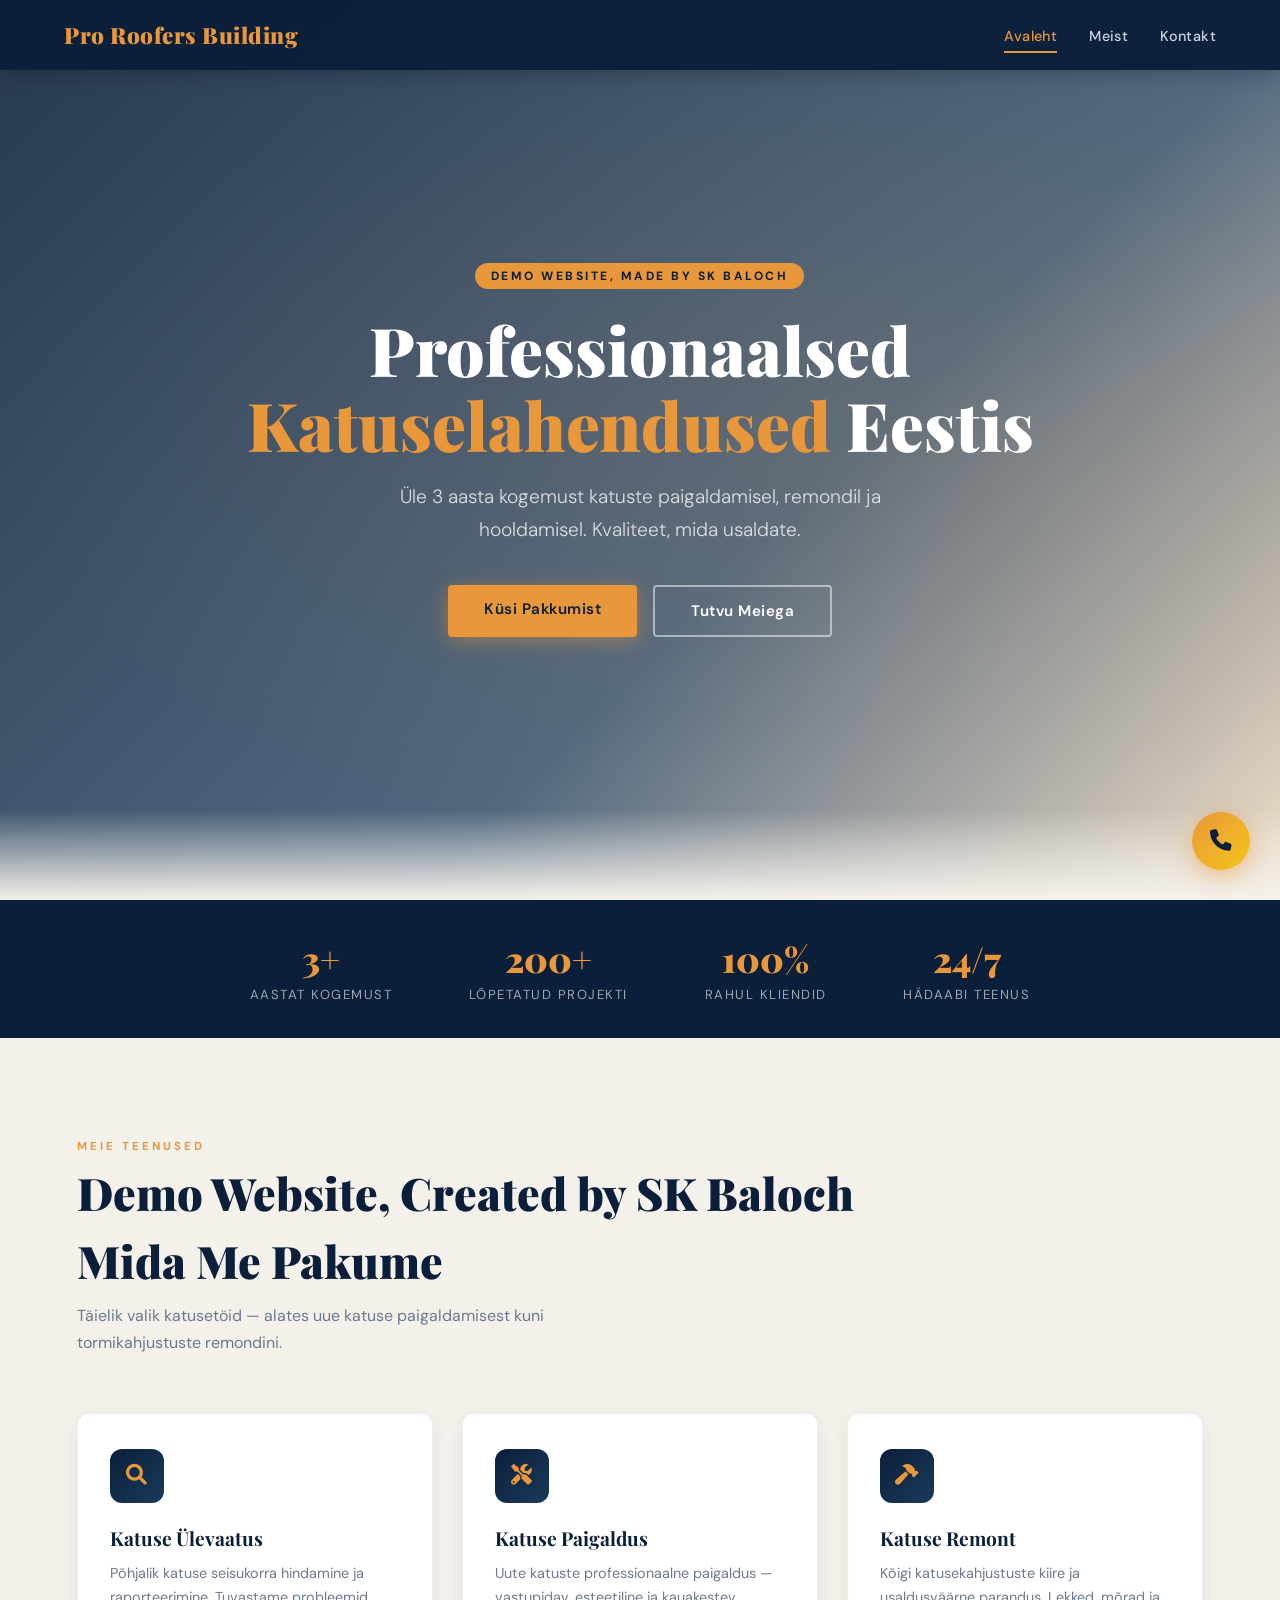
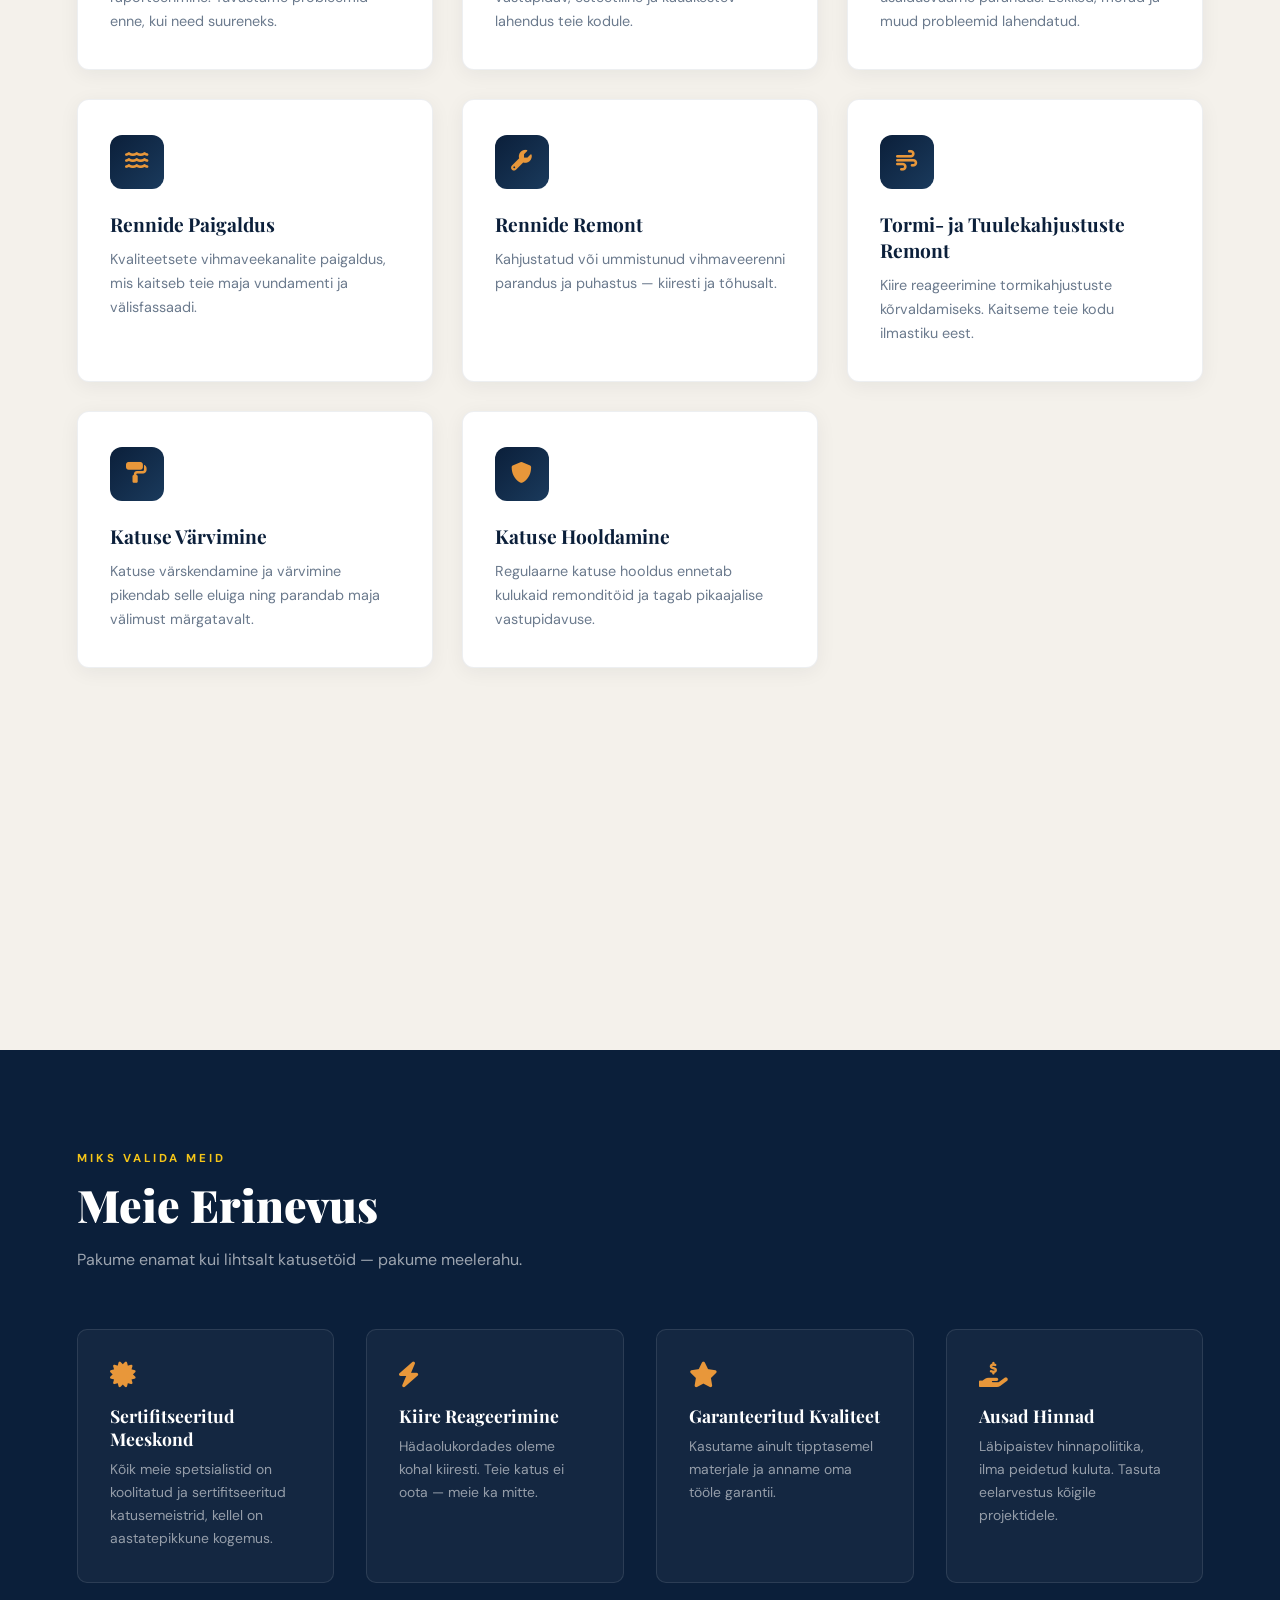
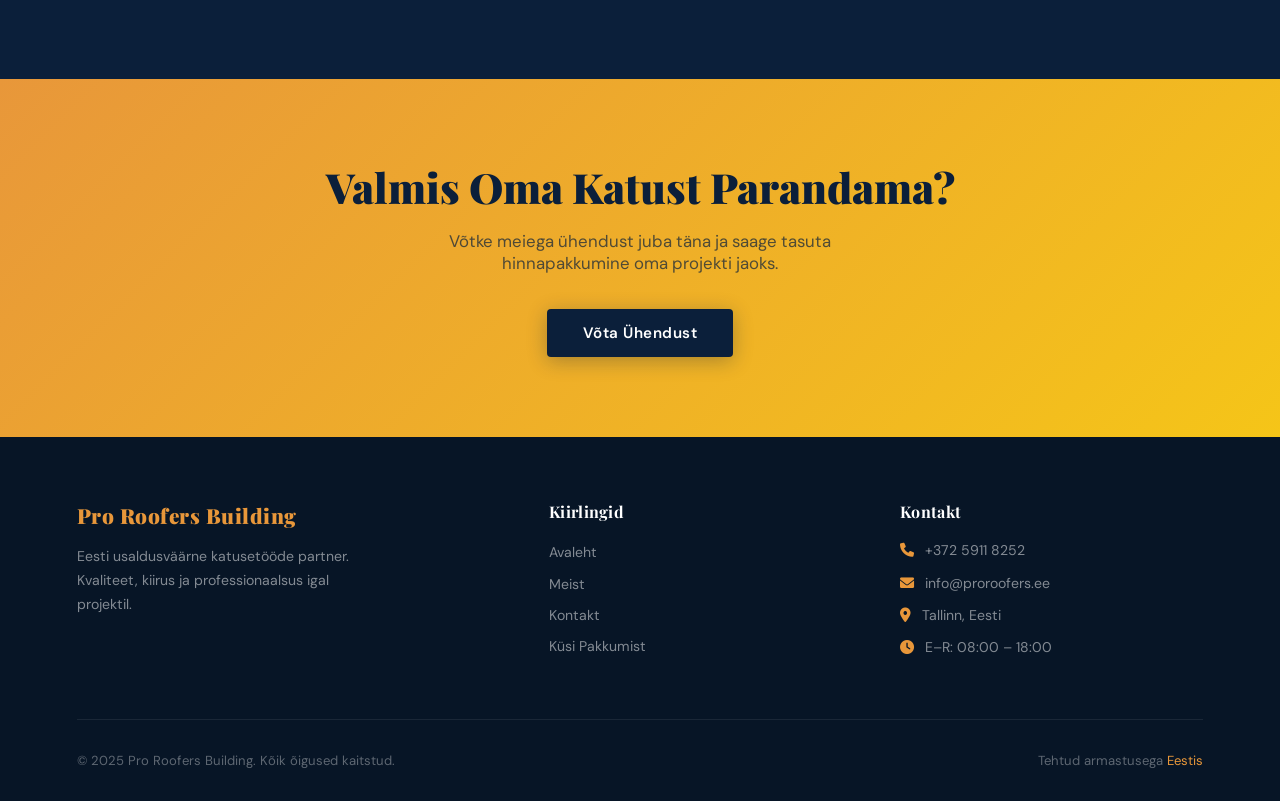
<file: index.html>
<!DOCTYPE html>
<html lang="et">
<head>
    <meta charset="UTF-8">
    <meta name="viewport" content="width=device-width, initial-scale=1.0">
    <title>Pro Roofers Building | Avaleht</title>
    <link rel="icon" type="image/x-icon" href="Untitled design (1).png">
    <link rel="stylesheet" href="https://cdnjs.cloudflare.com/ajax/libs/font-awesome/6.0.0/css/all.min.css">
    <link href="https://fonts.googleapis.com/css2?family=Playfair+Display:wght@700;900&family=DM+Sans:wght@300;400;500;600&display=swap" rel="stylesheet">
    <style>
        *, *::before, *::after { margin: 0; padding: 0; box-sizing: border-box; }

        :root {
            --navy:    #0B1F3A;
            --steel:   #1A3A5C;
            --amber:   #E8973A;
            --gold:    #F5C518;
            --offwhite:#F4F1EB;
            --light:   #FFFFFF;
            --text:    #2C2C2C;
            --muted:   #6B7A8D;
            --shadow:  0 8px 40px rgba(11,31,58,0.18);
        }

        html { scroll-behavior: smooth; }

        body {
            font-family: 'DM Sans', sans-serif;
            background: var(--offwhite);
            color: var(--text);
            overflow-x: hidden;
        }

        /* ── NAV ── */
        nav {
            position: fixed; top: 0; width: 100%; z-index: 1000;
            display: flex; align-items: center; justify-content: space-between;
            padding: 0 5%;
            height: 70px;
            background: rgba(11,31,58,0.96);
            backdrop-filter: blur(12px);
            box-shadow: 0 2px 20px rgba(0,0,0,0.25);
            animation: slideDown 0.7s cubic-bezier(.22,1,.36,1) both;
        }

        @keyframes slideDown {
            from { transform: translateY(-100%); opacity: 0; }
            to   { transform: translateY(0);     opacity: 1; }
        }

        .logo {
            font-family: 'Playfair Display', serif;
            font-size: 1.4rem;
            font-weight: 900;
            color: var(--amber);
            letter-spacing: 0.5px;
        }

        nav ul { list-style: none; display: flex; gap: 2rem; }

        nav ul li a {
            color: #CBD5E1;
            text-decoration: none;
            font-size: 0.9rem;
            font-weight: 500;
            letter-spacing: 0.4px;
            padding: 6px 0;
            border-bottom: 2px solid transparent;
            transition: color 0.3s, border-color 0.3s;
        }

        nav ul li a:hover,
        nav ul li a.active {
            color: var(--amber);
            border-bottom-color: var(--amber);
        }

        /* ── HERO ── */
        .hero {
            min-height: 100vh;
            background:
                linear-gradient(135deg, rgba(11,31,58,0.88) 0%, rgba(26,58,92,0.75) 60%, rgba(232,151,58,0.18) 100%),
                url('https://images.unsplash.com/photo-1558618666-fcd25c85cd64?w=1600&q=80') center/cover no-repeat;
            display: flex; align-items: center; justify-content: center;
            text-align: center;
            padding: 0 6%;
            position: relative;
            overflow: hidden;
        }

        .hero::before {
            content: '';
            position: absolute; inset: 0;
            background: radial-gradient(ellipse at 70% 50%, rgba(232,151,58,0.12) 0%, transparent 70%);
        }

        .hero::after {
            content: '';
            position: absolute; bottom: 0; left: 0; right: 0;
            height: 90px;
            background: linear-gradient(to top, var(--offwhite), transparent);
        }

        .hero-content {
            position: relative; z-index: 2;
            animation: heroReveal 1.1s cubic-bezier(.22,1,.36,1) 0.2s both;
        }

        @keyframes heroReveal {
            from { opacity: 0; transform: translateY(50px); }
            to   { opacity: 1; transform: translateY(0); }
        }

        .hero-eyebrow {
            display: inline-block;
            background: var(--amber);
            color: var(--navy);
            font-size: 0.75rem;
            font-weight: 700;
            letter-spacing: 2.5px;
            text-transform: uppercase;
            padding: 5px 16px;
            border-radius: 20px;
            margin-bottom: 1.4rem;
            animation: heroReveal 1.1s cubic-bezier(.22,1,.36,1) 0.35s both;
        }

        .hero-content h1 {
            font-family: 'Playfair Display', serif;
            font-size: clamp(2.4rem, 5.5vw, 4.2rem);
            font-weight: 900;
            color: var(--light);
            line-height: 1.12;
            margin-bottom: 1.2rem;
            animation: heroReveal 1.1s cubic-bezier(.22,1,.36,1) 0.5s both;
        }

        .hero-content h1 span { color: var(--amber); }

        .hero-content p {
            font-size: clamp(1rem, 2vw, 1.2rem);
            color: rgba(255,255,255,0.78);
            max-width: 560px;
            margin: 0 auto 2.4rem;
            line-height: 1.7;
            font-weight: 300;
            animation: heroReveal 1.1s cubic-bezier(.22,1,.36,1) 0.65s both;
        }

        .hero-btns {
            display: flex; gap: 1rem; justify-content: center; flex-wrap: wrap;
            animation: heroReveal 1.1s cubic-bezier(.22,1,.36,1) 0.8s both;
        }

        .btn {
            display: inline-block;
            padding: 14px 36px;
            border-radius: 4px;
            font-size: 0.95rem;
            font-weight: 600;
            text-decoration: none;
            letter-spacing: 0.5px;
            transition: transform 0.25s, box-shadow 0.25s, background 0.25s;
        }

        .btn-primary {
            background: var(--amber);
            color: var(--navy);
            box-shadow: 0 4px 20px rgba(232,151,58,0.45);
        }

        .btn-primary:hover {
            background: var(--gold);
            transform: translateY(-3px);
            box-shadow: 0 8px 30px rgba(232,151,58,0.55);
        }

        .btn-outline {
            background: transparent;
            color: #fff;
            border: 2px solid rgba(255,255,255,0.5);
        }

        .btn-outline:hover {
            border-color: var(--amber);
            color: var(--amber);
            transform: translateY(-3px);
        }

        /* ── STATS BAR ── */
        .stats-bar {
            background: var(--navy);
            padding: 2.2rem 6%;
            display: flex; justify-content: center; gap: clamp(2rem,6vw,6rem); flex-wrap: wrap;
        }

        .stat-item {
            text-align: center;
            opacity: 0;
            transform: translateY(24px);
            transition: opacity 0.6s ease, transform 0.6s ease;
        }

        .stat-item.visible { opacity: 1; transform: translateY(0); }

        .stat-num {
            font-family: 'Playfair Display', serif;
            font-size: 2.2rem;
            font-weight: 900;
            color: var(--amber);
        }

        .stat-label {
            font-size: 0.82rem;
            color: rgba(255,255,255,0.6);
            text-transform: uppercase;
            letter-spacing: 1.5px;
            margin-top: 4px;
        }

        /* ── SECTION COMMON ── */
        section { padding: 6rem 6%; }

        .section-tag {
            display: inline-block;
            font-size: 0.72rem;
            font-weight: 700;
            letter-spacing: 3px;
            text-transform: uppercase;
            color: var(--amber);
            margin-bottom: 0.8rem;
        }

        .section-title {
            font-family: 'Playfair Display', serif;
            font-size: clamp(2rem, 4vw, 2.8rem);
            font-weight: 900;
            color: var(--navy);
            line-height: 1.15;
            margin-bottom: 1rem;
        }

        .section-sub {
            font-size: 1rem;
            color: var(--muted);
            max-width: 520px;
            line-height: 1.7;
        }

        .section-head { margin-bottom: 3.5rem; }

        /* ── SERVICES ── */
        .services { background: var(--offwhite); }

        .service-grid {
            display: grid;
            grid-template-columns: repeat(auto-fill, minmax(280px, 1fr));
            gap: 1.8rem;
        }

        .service-card {
            background: var(--light);
            border-radius: 12px;
            padding: 2.2rem 2rem;
            border: 1px solid rgba(11,31,58,0.07);
            box-shadow: 0 4px 20px rgba(11,31,58,0.06);
            transition: transform 0.35s cubic-bezier(.22,1,.36,1),
                        box-shadow 0.35s,
                        border-color 0.35s;
            opacity: 0;
            transform: translateY(40px);
            position: relative;
            overflow: hidden;
        }

        .service-card::before {
            content: '';
            position: absolute; top: 0; left: 0; right: 0;
            height: 4px;
            background: linear-gradient(90deg, var(--amber), var(--gold));
            transform: scaleX(0);
            transform-origin: left;
            transition: transform 0.4s cubic-bezier(.22,1,.36,1);
        }

        .service-card:hover::before { transform: scaleX(1); }

        .service-card.visible {
            opacity: 1;
            transform: translateY(0);
        }

        .service-card:hover {
            transform: translateY(-8px);
            box-shadow: 0 16px 50px rgba(11,31,58,0.14);
            border-color: rgba(232,151,58,0.3);
        }

        .service-icon {
            width: 54px; height: 54px;
            background: linear-gradient(135deg, var(--navy), var(--steel));
            border-radius: 12px;
            display: flex; align-items: center; justify-content: center;
            margin-bottom: 1.4rem;
            transition: transform 0.3s;
        }

        .service-card:hover .service-icon { transform: rotate(-6deg) scale(1.1); }

        .service-icon i { color: var(--amber); font-size: 1.3rem; }

        .service-card h3 {
            font-family: 'Playfair Display', serif;
            font-size: 1.2rem;
            font-weight: 700;
            color: var(--navy);
            margin-bottom: 0.7rem;
        }

        .service-card p {
            font-size: 0.9rem;
            color: var(--muted);
            line-height: 1.65;
        }

        /* ── WHY US ── */
        .why-us {
            background: var(--navy);
            color: var(--light);
        }

        .why-us .section-title { color: var(--light); }
        .why-us .section-sub   { color: rgba(255,255,255,0.6); }

        .why-grid {
            display: grid;
            grid-template-columns: repeat(auto-fill, minmax(240px, 1fr));
            gap: 2rem;
        }

        .why-item {
            padding: 2rem;
            border: 1px solid rgba(255,255,255,0.1);
            border-radius: 10px;
            background: rgba(255,255,255,0.04);
            transition: background 0.3s, border-color 0.3s, transform 0.35s;
            opacity: 0;
            transform: translateY(30px);
        }

        .why-item.visible { opacity: 1; transform: translateY(0); }

        .why-item:hover {
            background: rgba(232,151,58,0.1);
            border-color: rgba(232,151,58,0.4);
            transform: translateY(-6px);
        }

        .why-item i {
            font-size: 1.6rem;
            color: var(--amber);
            margin-bottom: 1rem;
        }

        .why-item h4 {
            font-family: 'Playfair Display', serif;
            font-size: 1.1rem;
            font-weight: 700;
            color: var(--light);
            margin-bottom: 0.5rem;
        }

        .why-item p {
            font-size: 0.87rem;
            color: rgba(255,255,255,0.55);
            line-height: 1.65;
        }

        /* ── CTA ── */
        .cta-section {
            background: linear-gradient(135deg, var(--amber) 0%, var(--gold) 100%);
            text-align: center;
            padding: 5rem 6%;
        }

        .cta-section h2 {
            font-family: 'Playfair Display', serif;
            font-size: clamp(1.8rem, 3.5vw, 2.6rem);
            font-weight: 900;
            color: var(--navy);
            margin-bottom: 1rem;
        }

        .cta-section p {
            font-size: 1.05rem;
            color: rgba(11,31,58,0.7);
            max-width: 480px;
            margin: 0 auto 2.2rem;
        }

        .btn-dark {
            background: var(--navy);
            color: var(--light);
            box-shadow: 0 4px 20px rgba(11,31,58,0.3);
        }

        .btn-dark:hover {
            background: var(--steel);
            transform: translateY(-3px);
            box-shadow: 0 8px 30px rgba(11,31,58,0.4);
        }

        /* ── FOOTER ── */
        footer {
            background: #071526;
            color: rgba(255,255,255,0.7);
            padding: 4rem 6% 2rem;
        }

        .footer-grid {
            display: grid;
            grid-template-columns: 1.4fr repeat(2, 1fr);
            gap: 3rem;
            padding-bottom: 3rem;
            border-bottom: 1px solid rgba(255,255,255,0.08);
            margin-bottom: 2rem;
        }

        @media (max-width: 720px) {
            .footer-grid { grid-template-columns: 1fr; gap: 2rem; }
            nav ul { gap: 1.2rem; }
            .hero-btns { flex-direction: column; align-items: center; }
        }

        .footer-brand .logo {
            font-size: 1.3rem;
            margin-bottom: 1rem;
            display: block;
        }

        .footer-brand p {
            font-size: 0.88rem;
            line-height: 1.7;
            color: rgba(255,255,255,0.5);
            max-width: 280px;
        }

        .footer-col h5 {
            font-family: 'Playfair Display', serif;
            font-size: 1rem;
            font-weight: 700;
            color: var(--light);
            margin-bottom: 1.2rem;
            letter-spacing: 0.3px;
        }

        .footer-col ul { list-style: none; }

        .footer-col ul li {
            margin-bottom: 0.65rem;
        }

        .footer-col ul li a {
            color: rgba(255,255,255,0.5);
            text-decoration: none;
            font-size: 0.88rem;
            transition: color 0.25s;
        }

        .footer-col ul li a:hover { color: var(--amber); }

        .footer-contact-item {
            display: flex; align-items: flex-start; gap: 0.7rem;
            margin-bottom: 0.9rem;
            font-size: 0.88rem;
            color: rgba(255,255,255,0.5);
        }

        .footer-contact-item i {
            color: var(--amber);
            margin-top: 2px;
            flex-shrink: 0;
        }

        .footer-bottom {
            display: flex; justify-content: space-between; align-items: center; flex-wrap: wrap; gap: 0.8rem;
            font-size: 0.82rem;
            color: rgba(255,255,255,0.35);
        }

        .footer-bottom a { color: var(--amber); text-decoration: none; }

        /* ── FLOATING CALL ── */
        .floating-call {
            position: fixed;
            bottom: 30px; right: 30px;
            width: 58px; height: 58px;
            background: linear-gradient(135deg, var(--amber), var(--gold));
            border-radius: 50%;
            display: flex; align-items: center; justify-content: center;
            color: var(--navy);
            font-size: 1.35rem;
            text-decoration: none;
            box-shadow: 0 6px 24px rgba(232,151,58,0.55);
            z-index: 999;
            animation: pulse 2.2s ease-in-out infinite;
            transition: transform 0.25s;
        }

        .floating-call:hover { transform: scale(1.12); }

        @keyframes pulse {
            0%, 100% { box-shadow: 0 6px 24px rgba(232,151,58,0.55); }
            50%       { box-shadow: 0 6px 40px rgba(232,151,58,0.85), 0 0 0 14px rgba(232,151,58,0.12); }
        }

        /* ── NAV SCROLL SHRINK ── */
        nav.scrolled { height: 58px; background: rgba(11,31,58,0.99); }
    </style>
</head>
<body>

    <!-- Navigation -->
    <nav id="mainNav">
        <div class="logo">Pro Roofers Building</div>
        <ul>
            <li><a href="index.html" class="active">Avaleht</a></li>
            <li><a href="about.html">Meist</a></li>
            <li><a href="contact.html">Kontakt</a></li>
        </ul>
    </nav>

    <!-- Hero Section -->
    <header class="hero">
        <div class="hero-content">
            <span class="hero-eyebrow">Demo Website, made by SK Baloch</span>
            <h1>Professionaalsed <span>Katuselahendused</span> Eestis</h1>
            <p>Üle 3 aasta kogemust katuste paigaldamisel, remondil ja hooldamisel. Kvaliteet, mida usaldate.</p>
            <div class="hero-btns">
                <a href="contact.html" class="btn btn-primary">Küsi Pakkumist</a>
                <a href="about.html"   class="btn btn-outline">Tutvu Meiega</a>
            </div>
        </div>
    </header>

    <!-- Stats Bar -->
    <div class="stats-bar">
        <div class="stat-item">
            <div class="stat-num">3+</div>
            <div class="stat-label">Aastat Kogemust</div>
        </div>
        <div class="stat-item">
            <div class="stat-num">200+</div>
            <div class="stat-label">Lõpetatud Projekti</div>
        </div>
        <div class="stat-item">
            <div class="stat-num">100%</div>
            <div class="stat-label">Rahul Kliendid</div>
        </div>
        <div class="stat-item">
            <div class="stat-num">24/7</div>
            <div class="stat-label">Hädaabi Teenus</div>
        </div>
    </div>

    <!-- Services Section -->
    <section class="services">
        <div class="section-head">
            <span class="section-tag">Meie Teenused</span>
            <h2 class="section-title">Demo Website, Created by SK Baloch</h2>
            <h2 class="section-title">Mida Me Pakume</h2>
            <p class="section-sub">Täielik valik katusetöid — alates uue katuse paigaldamisest kuni tormikahjustuste remondini.</p>
        </div>
        <div class="service-grid">

            <div class="service-card">
                <div class="service-icon"><i class="fas fa-search"></i></div>
                <h3>Katuse Ülevaatus</h3>
                <p>Põhjalik katuse seisukorra hindamine ja raporteerimine. Tuvastame probleemid enne, kui need suureneks.</p>
            </div>

            <div class="service-card">
                <div class="service-icon"><i class="fas fa-tools"></i></div>
                <h3>Katuse Paigaldus</h3>
                <p>Uute katuste professionaalne paigaldus — vastupidav, esteetiline ja kauakestev lahendus teie kodule.</p>
            </div>

            <div class="service-card">
                <div class="service-icon"><i class="fas fa-hammer"></i></div>
                <h3>Katuse Remont</h3>
                <p>Kõigi katusekahjustuste kiire ja usaldusväärne parandus. Lekked, mõrad ja muud probleemid lahendatud.</p>
            </div>

            <div class="service-card">
                <div class="service-icon"><i class="fas fa-water"></i></div>
                <h3>Rennide Paigaldus</h3>
                <p>Kvaliteetsete vihmaveekanalite paigaldus, mis kaitseb teie maja vundamenti ja välisfassaadi.</p>
            </div>

            <div class="service-card">
                <div class="service-icon"><i class="fas fa-wrench"></i></div>
                <h3>Rennide Remont</h3>
                <p>Kahjustatud või ummistunud vihmaveerenni parandus ja puhastus — kiiresti ja tõhusalt.</p>
            </div>

            <div class="service-card">
                <div class="service-icon"><i class="fas fa-wind"></i></div>
                <h3>Tormi- ja Tuulekahjustuste Remont</h3>
                <p>Kiire reageerimine tormikahjustuste kõrvaldamiseks. Kaitseme teie kodu ilmastiku eest.</p>
            </div>

            <div class="service-card">
                <div class="service-icon"><i class="fas fa-paint-roller"></i></div>
                <h3>Katuse Värvimine</h3>
                <p>Katuse värskendamine ja värvimine pikendab selle eluiga ning parandab maja välimust märgatavalt.</p>
            </div>

            <div class="service-card">
                <div class="service-icon"><i class="fas fa-shield-alt"></i></div>
                <h3>Katuse Hooldamine</h3>
                <p>Regulaarne katuse hooldus ennetab kulukaid remonditöid ja tagab pikaajalise vastupidavuse.</p>
            </div>

            <div class="service-card">
                <div class="service-icon"><i class="fas fa-broom"></i></div>
                <h3>Verenide Parandus ja Puhastus</h3>
                <p>Katuse liitumiskohtade (verenide) tihendamine, parandus ja regulaarne puhastus lekkimise vältimiseks.</p>
            </div>

            <div class="service-card">
                <div class="service-icon"><i class="fas fa-hard-hat"></i></div>
                <h3>Katuse Ehitus</h3>
                <p>Täismahuline katuseehitus nullist — projekteerimine, materjalide valik ja professionaalne ehitus.</p>
            </div>

        </div>
    </section>

    <!-- Why Us Section -->
    <section class="why-us">
        <div class="section-head">
            <span class="section-tag" style="color:var(--gold)">Miks Valida Meid</span>
            <h2 class="section-title">Meie Erinevus</h2>
            <p class="section-sub">Pakume enamat kui lihtsalt katusetöid — pakume meelerahu.</p>
        </div>
        <div class="why-grid">
            <div class="why-item">
                <i class="fas fa-certificate"></i>
                <h4>Sertifitseeritud Meeskond</h4>
                <p>Kõik meie spetsialistid on koolitatud ja sertifitseeritud katusemeistrid, kellel on aastatepikkune kogemus.</p>
            </div>
            <div class="why-item">
                <i class="fas fa-bolt"></i>
                <h4>Kiire Reageerimine</h4>
                <p>Hädaolukordades oleme kohal kiiresti. Teie katus ei oota — meie ka mitte.</p>
            </div>
            <div class="why-item">
                <i class="fas fa-star"></i>
                <h4>Garanteeritud Kvaliteet</h4>
                <p>Kasutame ainult tipptasemel materjale ja anname oma tööle garantii.</p>
            </div>
            <div class="why-item">
                <i class="fas fa-hand-holding-usd"></i>
                <h4>Ausad Hinnad</h4>
                <p>Läbipaistev hinnapoliitika, ilma peidetud kuluta. Tasuta eelarvestus kõigile projektidele.</p>
            </div>
        </div>
    </section>

    <!-- CTA Section -->
    <section class="cta-section">
        <h2>Valmis Oma Katust Parandama?</h2>
        <p>Võtke meiega ühendust juba täna ja saage tasuta hinnapakkumine oma projekti jaoks.</p>
        <a href="contact.html" class="btn btn-dark">Võta Ühendust</a>
    </section>

    <!-- Footer -->
    <footer>
        <div class="footer-grid">
            <div class="footer-brand">
                <span class="logo">Pro Roofers Building</span>
                <p>Eesti usaldusväärne katusetööde partner. Kvaliteet, kiirus ja professionaalsus igal projektil.</p>
            </div>
            <div class="footer-col">
                <h5>Kiirlingid</h5>
                <ul>
                    <li><a href="index.html">Avaleht</a></li>
                    <li><a href="about.html">Meist</a></li>
                    <li><a href="contact.html">Kontakt</a></li>
                    <li><a href="contact.html">Küsi Pakkumist</a></li>
                </ul>
            </div>
            <div class="footer-col">
                <h5>Kontakt</h5>
                <div class="footer-contact-item">
                    <i class="fas fa-phone"></i>
                    <span>+372 5911 8252</span>
                </div>
                <div class="footer-contact-item">
                    <i class="fas fa-envelope"></i>
                    <span>info@proroofers.ee</span>
                </div>
                <div class="footer-contact-item">
                    <i class="fas fa-map-marker-alt"></i>
                    <span>Tallinn, Eesti</span>
                </div>
                <div class="footer-contact-item">
                    <i class="fas fa-clock"></i>
                    <span>E–R: 08:00 – 18:00</span>
                </div>
            </div>
        </div>
        <div class="footer-bottom">
            <span>© 2025 Pro Roofers Building. Kõik õigused kaitstud.</span>
            <span>Tehtud armastusega <a href="#">Eestis</a></span>
        </div>
    </footer>

    <!-- Floating Call Button -->
    <a href="tel:+37259118252" class="floating-call">
        <i class="fas fa-phone"></i>
    </a>

    <script>
        // Nav shrink on scroll
        const nav = document.getElementById('mainNav');
        window.addEventListener('scroll', () => {
            nav.classList.toggle('scrolled', window.scrollY > 60);
        });

        // Intersection Observer for staggered animations
        const observerOptions = { threshold: 0.12 };

        const cardObserver = new IntersectionObserver((entries) => {
            entries.forEach((entry, i) => {
                if (entry.isIntersecting) {
                    setTimeout(() => {
                        entry.target.classList.add('visible');
                    }, entry.target.dataset.delay || 0);
                    cardObserver.unobserve(entry.target);
                }
            });
        }, observerOptions);

        // Stagger service cards
        document.querySelectorAll('.service-card').forEach((el, i) => {
            el.dataset.delay = i * 80;
            cardObserver.observe(el);
        });

        // Why items
        document.querySelectorAll('.why-item').forEach((el, i) => {
            el.dataset.delay = i * 100;
            cardObserver.observe(el);
        });

        // Stats bar
        document.querySelectorAll('.stat-item').forEach((el, i) => {
            el.dataset.delay = i * 120;
            cardObserver.observe(el);
        });
    </script>
</body>
</html>
</file>
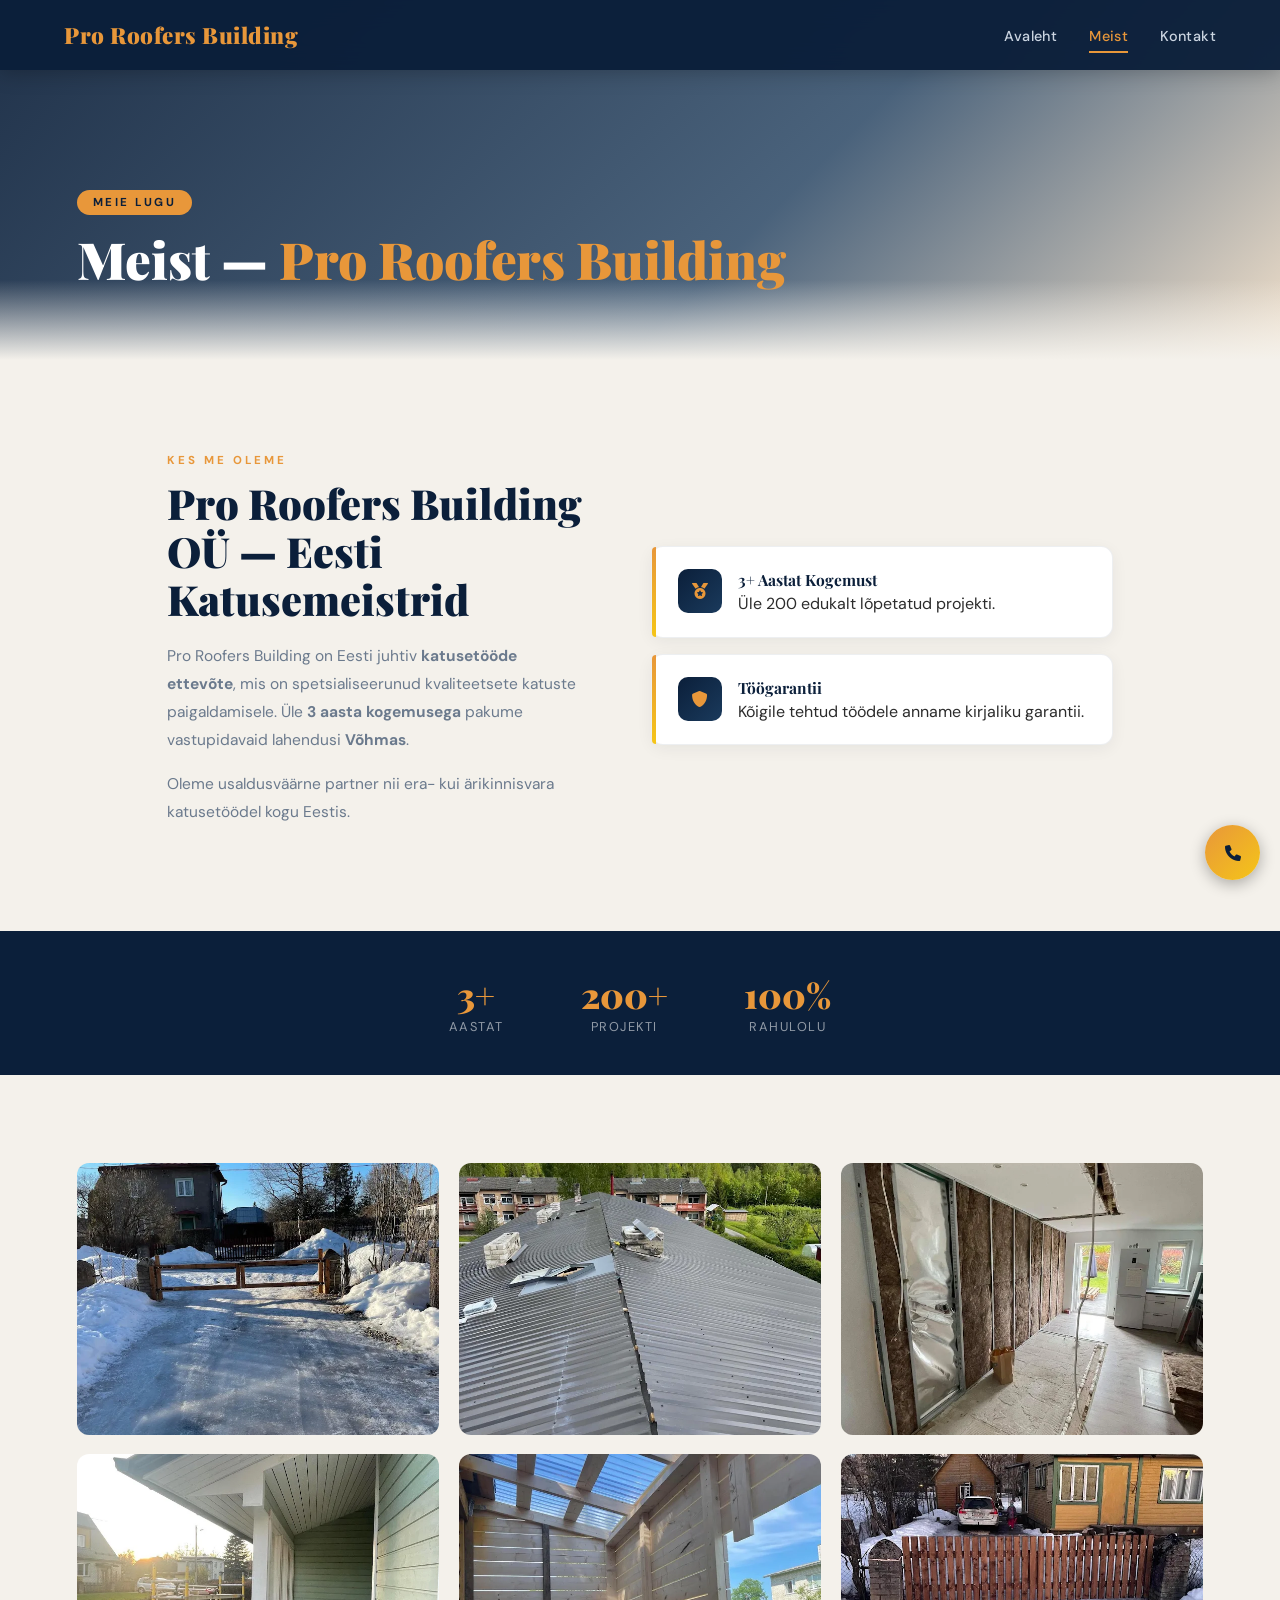
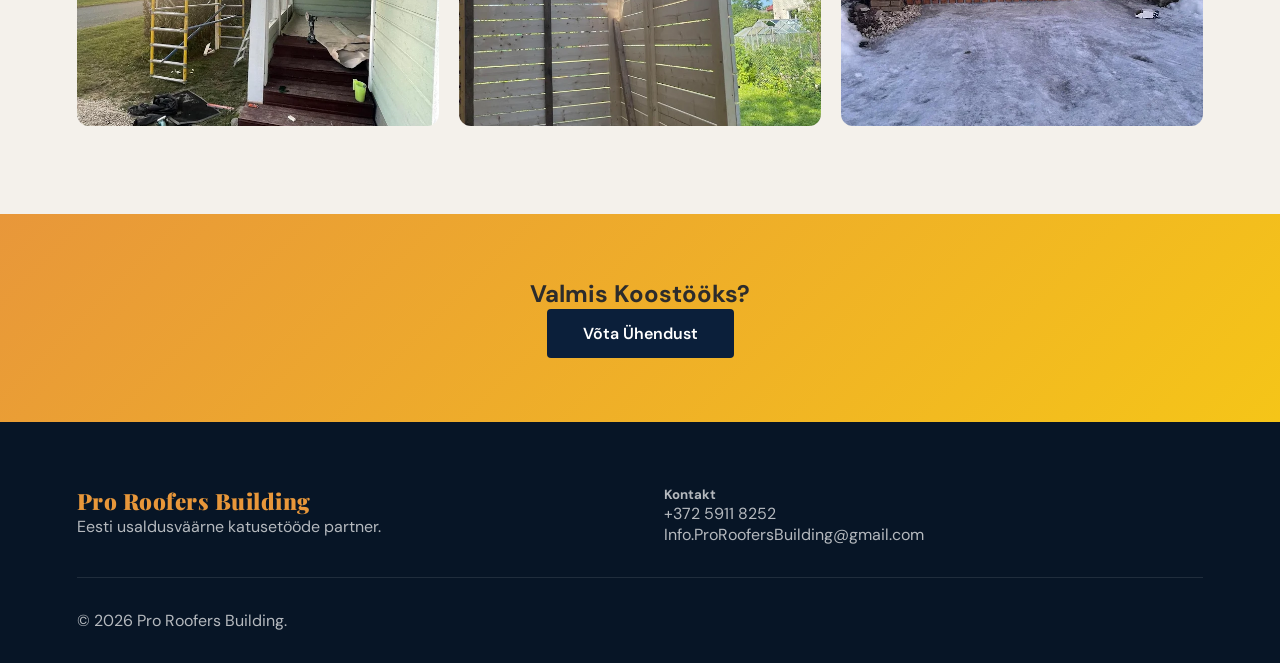
<file: about.html>
<!DOCTYPE html>
<html lang="et">
<head>
    <meta charset="UTF-8">
    <meta name="viewport" content="width=device-width, initial-scale=1.0">
    <title>Meist | Pro Roofers Building</title>
    <link rel="icon" type="image/x-icon" href="Untitled design (1).png">
    <link rel="stylesheet" href="https://cdnjs.cloudflare.com/ajax/libs/font-awesome/6.0.0/css/all.min.css">
    <link href="https://fonts.googleapis.com/css2?family=Playfair+Display:wght@700;900&family=DM+Sans:wght300;400;500;600&display=swap" rel="stylesheet">
    <style>
        *, *::before, *::after { margin: 0; padding: 0; box-sizing: border-box; }

        :root {
            --navy:    #0B1F3A;
            --steel:   #1A3A5C;
            --amber:   #E8973A;
            --gold:    #F5C518;
            --offwhite:#F4F1EB;
            --light:   #FFFFFF;
            --text:    #2C2C2C;
            --muted:   #6B7A8D;
        }

        html { scroll-behavior: smooth; }

        body {
            font-family: 'DM Sans', sans-serif;
            background: var(--offwhite);
            color: var(--text);
            overflow-x: hidden;
        }

        /* ── NAV ── */
        nav {
            position: fixed; top: 0; width: 100%; z-index: 1000;
            display: flex; align-items: center; justify-content: space-between;
            padding: 0 5%;
            height: 70px;
            background: rgba(11,31,58,0.96);
            backdrop-filter: blur(12px);
            box-shadow: 0 2px 20px rgba(0,0,0,0.25);
            animation: slideDown 0.7s cubic-bezier(.22,1,.36,1) both;
            transition: height 0.3s;
        }

        nav.scrolled { height: 58px; background: rgba(11,31,58,0.99); }

        @keyframes slideDown {
            from { transform: translateY(-100%); opacity: 0; }
            to   { transform: translateY(0);     opacity: 1; }
        }

        .logo {
            font-family: 'Playfair Display', serif;
            font-size: 1.4rem;
            font-weight: 900;
            color: var(--amber);
            letter-spacing: 0.5px;
        }

        nav ul { list-style: none; display: flex; gap: 2rem; }

        nav ul li a {
            color: #CBD5E1;
            text-decoration: none;
            font-size: 0.9rem;
            font-weight: 500;
            letter-spacing: 0.4px;
            padding: 6px 0;
            border-bottom: 2px solid transparent;
            transition: color 0.3s, border-color 0.3s;
        }

        nav ul li a:hover,
        nav ul li a.active {
            color: var(--amber);
            border-bottom-color: var(--amber);
        }

        /* ── MOBILE NAV TOGGLE ── */
        .nav-toggle {
            display: none;
            flex-direction: column;
            gap: 5px;
            cursor: pointer;
            padding: 4px;
            background: none;
            border: none;
            z-index: 1001;
        }

        .nav-toggle span {
            display: block;
            width: 24px;
            height: 2px;
            background: var(--amber);
            border-radius: 2px;
            transition: all 0.3s ease;
        }

        .nav-toggle.open span:nth-child(1) { transform: translateY(7px) rotate(45deg); }
        .nav-toggle.open span:nth-child(2) { opacity: 0; }
        .nav-toggle.open span:nth-child(3) { transform: translateY(-7px) rotate(-45deg); }

        /* ── RESPONSIVE NAV ── */
        @media (max-width: 768px) {
            .nav-toggle { display: flex; }

            nav ul {
                position: fixed;
                top: 0; right: -100%;
                width: 70%; height: 100vh;
                background: var(--navy);
                flex-direction: column;
                justify-content: center;
                align-items: center;
                gap: 2rem;
                transition: 0.4s cubic-bezier(0.4, 0, 0.2, 1);
                box-shadow: -10px 0 30px rgba(0,0,0,0.3);
            }

            nav ul.open { right: 0; }

            nav ul li a {
                font-size: 1.2rem;
                border-bottom: none;
            }
        }

        /* ── PAGE HERO ── */
        .page-hero {
            min-height: 360px;
            background:
                linear-gradient(135deg, rgba(11,31,58,0.91) 0%, rgba(26,58,92,0.78) 60%, rgba(232,151,58,0.18) 100%),
                url('https://images.unsplash.com/photo-1558618666-fcd25c85cd64?w=1600&q=80') center/cover no-repeat;
            display: flex; align-items: flex-end; justify-content: flex-start;
            padding: 0 6% 4.5rem;
            position: relative;
            overflow: hidden;
            padding-top: 70px;
        }

        .page-hero::after {
            content: '';
            position: absolute; bottom: 0; left: 0; right: 0;
            height: 80px;
            background: linear-gradient(to top, var(--offwhite), transparent);
        }

        .page-hero-content {
            position: relative; z-index: 2;
            animation: heroReveal 1s cubic-bezier(.22,1,.36,1) 0.2s both;
        }

        @keyframes heroReveal {
            from { opacity: 0; transform: translateY(40px); }
            to   { opacity: 1; transform: translateY(0); }
        }

        .eyebrow {
            display: inline-block;
            background: var(--amber);
            color: var(--navy);
            font-size: 0.72rem;
            font-weight: 700;
            letter-spacing: 2.5px;
            text-transform: uppercase;
            padding: 5px 16px;
            border-radius: 20px;
            margin-bottom: 1rem;
        }

        .page-hero-content h1 {
            font-family: 'Playfair Display', serif;
            font-size: clamp(2rem, 4.5vw, 3.2rem);
            font-weight: 900;
            color: var(--light);
            line-height: 1.12;
        }

        .page-hero-content h1 span { color: var(--amber); }

        /* ── ABOUT SEO SECTION ── */
        .about-seo {
            padding: 5.5rem 6%;
            max-width: 1100px;
            margin: 0 auto;
            display: grid;
            grid-template-columns: 1fr 1.1fr;
            gap: 4rem;
            align-items: center;
        }

        @media (max-width: 992px) {
            .about-seo { grid-template-columns: 1fr; gap: 3rem; text-align: center; }
            .about-highlights { transform: none !important; opacity: 1 !important; }
            .about-text-col { transform: none !important; opacity: 1 !important; text-align: left; }
            .highlight-card { text-align: left; }
        }

        .about-text-col {
            opacity: 0;
            transform: translateX(-40px);
            transition: opacity 0.7s ease, transform 0.7s ease;
        }

        .about-text-col.visible { opacity: 1; transform: translateX(0); }

        .section-tag {
            display: inline-block;
            font-size: 0.72rem;
            font-weight: 700;
            letter-spacing: 3px;
            text-transform: uppercase;
            color: var(--amber);
            margin-bottom: 0.7rem;
        }

        .about-text-col h2 {
            font-family: 'Playfair Display', serif;
            font-size: clamp(1.8rem, 3.5vw, 2.6rem);
            font-weight: 900;
            color: var(--navy);
            line-height: 1.15;
            margin-bottom: 1.3rem;
        }

        .about-text-col p {
            font-size: 0.97rem;
            color: var(--muted);
            line-height: 1.8;
            margin-bottom: 1rem;
        }

        .about-highlights {
            display: flex;
            flex-direction: column;
            gap: 1rem;
            opacity: 0;
            transform: translateX(40px);
            transition: opacity 0.7s ease 0.15s, transform 0.7s ease 0.15s;
        }

        .about-highlights.visible { opacity: 1; transform: translateX(0); }

        .highlight-card {
            background: var(--light);
            border-radius: 12px;
            padding: 1.4rem 1.6rem;
            display: flex;
            align-items: flex-start;
            gap: 1rem;
            border: 1px solid rgba(11,31,58,0.07);
            box-shadow: 0 4px 16px rgba(11,31,58,0.06);
            position: relative;
            transition: 0.3s;
        }

        .highlight-card::before {
            content: '';
            position: absolute; top: 0; left: 0;
            width: 4px; height: 100%;
            background: linear-gradient(180deg, var(--amber), var(--gold));
            border-radius: 4px 0 0 4px;
        }

        .highlight-icon {
            width: 44px; height: 44px; flex-shrink: 0;
            background: linear-gradient(135deg, var(--navy), var(--steel));
            border-radius: 10px;
            display: flex; align-items: center; justify-content: center;
        }

        .highlight-icon i { color: var(--amber); font-size: 1rem; }

        .highlight-body h4 {
            font-family: 'Playfair Display', serif;
            font-size: 0.97rem;
            font-weight: 700;
            color: var(--navy);
            margin-bottom: 3px;
        }

        /* ── STATS BAR ── */
        .stats-bar {
            background: var(--navy);
            padding: 2.5rem 6%;
            display: flex; justify-content: center;
            gap: clamp(2rem, 6vw, 6rem);
            flex-wrap: wrap;
        }

        .stat-item { text-align: center; opacity: 0; transform: translateY(24px); transition: 0.6s; }
        .stat-item.visible { opacity: 1; transform: translateY(0); }
        .stat-num { font-family: 'Playfair Display', serif; font-size: 2.2rem; color: var(--amber); font-weight: 900; }
        .stat-label { font-size: 0.8rem; color: rgba(255,255,255,0.55); text-transform: uppercase; letter-spacing: 1.5px; }

        /* ── GALLERY ── */
        .gallery { padding: 5.5rem 6%; }
        .image-grid {
            display: grid;
            grid-template-columns: repeat(auto-fit, minmax(280px, 1fr));
            gap: 1.2rem;
        }

        .gallery-item {
            position: relative;
            border-radius: 12px;
            overflow: hidden;
            aspect-ratio: 4/3;
            background: var(--steel);
            opacity: 0;
            transform: translateY(30px);
            transition: 0.6s;
        }

        .gallery-item.visible { opacity: 1; transform: translateY(0); }
        .gallery-item img { width: 100%; height: 100%; object-fit: cover; transition: 0.5s; }
        .gallery-item:hover img { transform: scale(1.1); }

        /* ── CTA ── */
        .cta-strip { background: linear-gradient(135deg, var(--amber), var(--gold)); text-align: center; padding: 4rem 6%; }
        .btn { display: inline-block; padding: 14px 36px; border-radius: 4px; font-weight: 600; text-decoration: none; transition: 0.3s; }
        .btn-dark { background: var(--navy); color: var(--light); }

        /* ── FOOTER ── */
        footer { background: #071526; color: rgba(255,255,255,0.7); padding: 4rem 6% 2rem; }
        .footer-grid { display: grid; grid-template-columns: repeat(auto-fit, minmax(250px, 1fr)); gap: 3rem; margin-bottom: 2rem; border-bottom: 1px solid rgba(255,255,255,0.1); padding-bottom: 2rem; }

        /* ── FLOATING CALL ── */
        .floating-call {
            position: fixed; bottom: 20px; right: 20px;
            width: 55px; height: 55px;
            background: linear-gradient(135deg, var(--amber), var(--gold));
            border-radius: 50%;
            display: flex; align-items: center; justify-content: center;
            color: var(--navy); text-decoration: none; z-index: 999;
            box-shadow: 0 4px 15px rgba(0,0,0,0.3);
        }

        /* ── MOBILE OVERRIDES ── */
        @media (max-width: 480px) {
            .page-hero { min-height: 300px; padding-bottom: 3rem; }
            .stats-bar { gap: 1.5rem; }
            .stat-num { font-size: 1.8rem; }
        }
    </style>
</head>
<body>

    <!-- Navigation -->
    <nav id="mainNav">
        <div class="logo">Pro Roofers Building</div>
        <button class="nav-toggle" id="navToggle" aria-label="Menüü">
            <span></span><span></span><span></span>
        </button>
        <ul id="navMenu">
            <li><a href="index.html">Avaleht</a></li>
            <li><a href="about.html" class="active">Meist</a></li>
            <li><a href="contact.html">Kontakt</a></li>
        </ul>
    </nav>

    <!-- Page Hero -->
    <div class="page-hero">
        <div class="page-hero-content">
            <span class="eyebrow">Meie Lugu</span>
            <h1>Meist — <span>Pro Roofers Building</span></h1>
        </div>
    </div>

    <!-- About Section -->
    <section class="about-seo">
        <div class="about-text-col" id="aboutText">
            <span class="section-tag">Kes Me Oleme</span>
            <h2>Pro Roofers Building OÜ — <span>Eesti Katusemeistrid</span></h2>
            <p>Pro Roofers Building on Eesti juhtiv <strong>katusetööde ettevõte</strong>, mis on spetsialiseerunud kvaliteetsete katuste paigaldamisele. Üle <strong>3 aasta kogemusega</strong> pakume vastupidavaid lahendusi <strong>Võhmas</strong>.</p>
            <p>Oleme usaldusväärne partner nii era- kui ärikinnisvara katusetöödel kogu Eestis.</p>
        </div>

        <div class="about-highlights" id="aboutHighlights">
            <div class="highlight-card">
                <div class="highlight-icon"><i class="fas fa-medal"></i></div>
                <div class="highlight-body">
                    <h4>3+ Aastat Kogemust</h4>
                    <p>Üle 200 edukalt lõpetatud projekti.</p>
                </div>
            </div>
            <div class="highlight-card">
                <div class="highlight-icon"><i class="fas fa-shield-alt"></i></div>
                <div class="highlight-body">
                    <h4>Töögarantii</h4>
                    <p>Kõigile tehtud töödele anname kirjaliku garantii.</p>
                </div>
            </div>
        </div>
    </section>

    <!-- Stats Bar -->
    <div class="stats-bar">
        <div class="stat-item"><div class="stat-num">3+</div><div class="stat-label">Aastat</div></div>
        <div class="stat-item"><div class="stat-num">200+</div><div class="stat-label">Projekti</div></div>
        <div class="stat-item"><div class="stat-num">100%</div><div class="stat-label">Rahulolu</div></div>
    </div>

    <!-- Gallery -->
    <section class="gallery">
        <div class="image-grid">
            <div class="gallery-item"><img src="274590326_1031202414138918_6152472122035395217_n.webp" alt="Töö 1"></div>
            <div class="gallery-item"><img src="unnamed (2).webp" alt="Töö 2"></div>
            <div class="gallery-item"><img src="unnamed (4).webp" alt="Töö 3"></div>
                      <div class="gallery-item"><img src="unnamed (5).webp" alt="Töö 1"></div>
            <div class="gallery-item"><img src="unnamed (7).webp" alt="Töö 2"></div>
            <div class="gallery-item"><img src="unnamed (6).webp" alt="Töö 3"></div>
        </div>
    </section>

    <!-- CTA -->
    <div class="cta-strip">
        <h2>Valmis Koostööks?</h2>
        <a href="contact.html" class="btn btn-dark">Võta Ühendust</a>
    </div>

    <!-- Footer -->
    <footer>
        <div class="footer-grid">
            <div class="footer-brand">
                <span class="logo">Pro Roofers Building</span>
                <p>Eesti usaldusväärne katusetööde partner.</p>
            </div>
            <div class="footer-col">
                <h5>Kontakt</h5>
                <p>+372 5911 8252</p>
                <p>Info.ProRoofersBuilding@gmail.com</p>
            </div>
        </div>
        <div class="footer-bottom">© 2026 Pro Roofers Building.</div>
    </footer>

    <a href="tel:+37259118252" class="floating-call"><i class="fas fa-phone"></i></a>

    <script>
        // Nav shrink
        window.addEventListener('scroll', () => {
            document.getElementById('mainNav').classList.toggle('scrolled', window.scrollY > 50);
        });

        // Mobile Toggle
        const navToggle = document.getElementById('navToggle');
        const navMenu = document.getElementById('navMenu');

        navToggle.addEventListener('click', () => {
            navToggle.classList.toggle('open');
            navMenu.classList.toggle('open');
        });

        // Close menu on click
        document.querySelectorAll('#navMenu a').forEach(link => {
            link.addEventListener('click', () => {
                navToggle.classList.remove('open');
                navMenu.classList.remove('open');
            });
        });

        // Intersection Observer for Animations
        const observer = new IntersectionObserver((entries) => {
            entries.forEach(entry => {
                if (entry.isIntersecting) {
                    entry.target.classList.add('visible');
                }
            });
        }, { threshold: 0.1 });

        document.querySelectorAll('.about-text-col, .about-highlights, .stat-item, .gallery-item').forEach(el => observer.observe(el));
    </script>
</body>
</html>
</file>
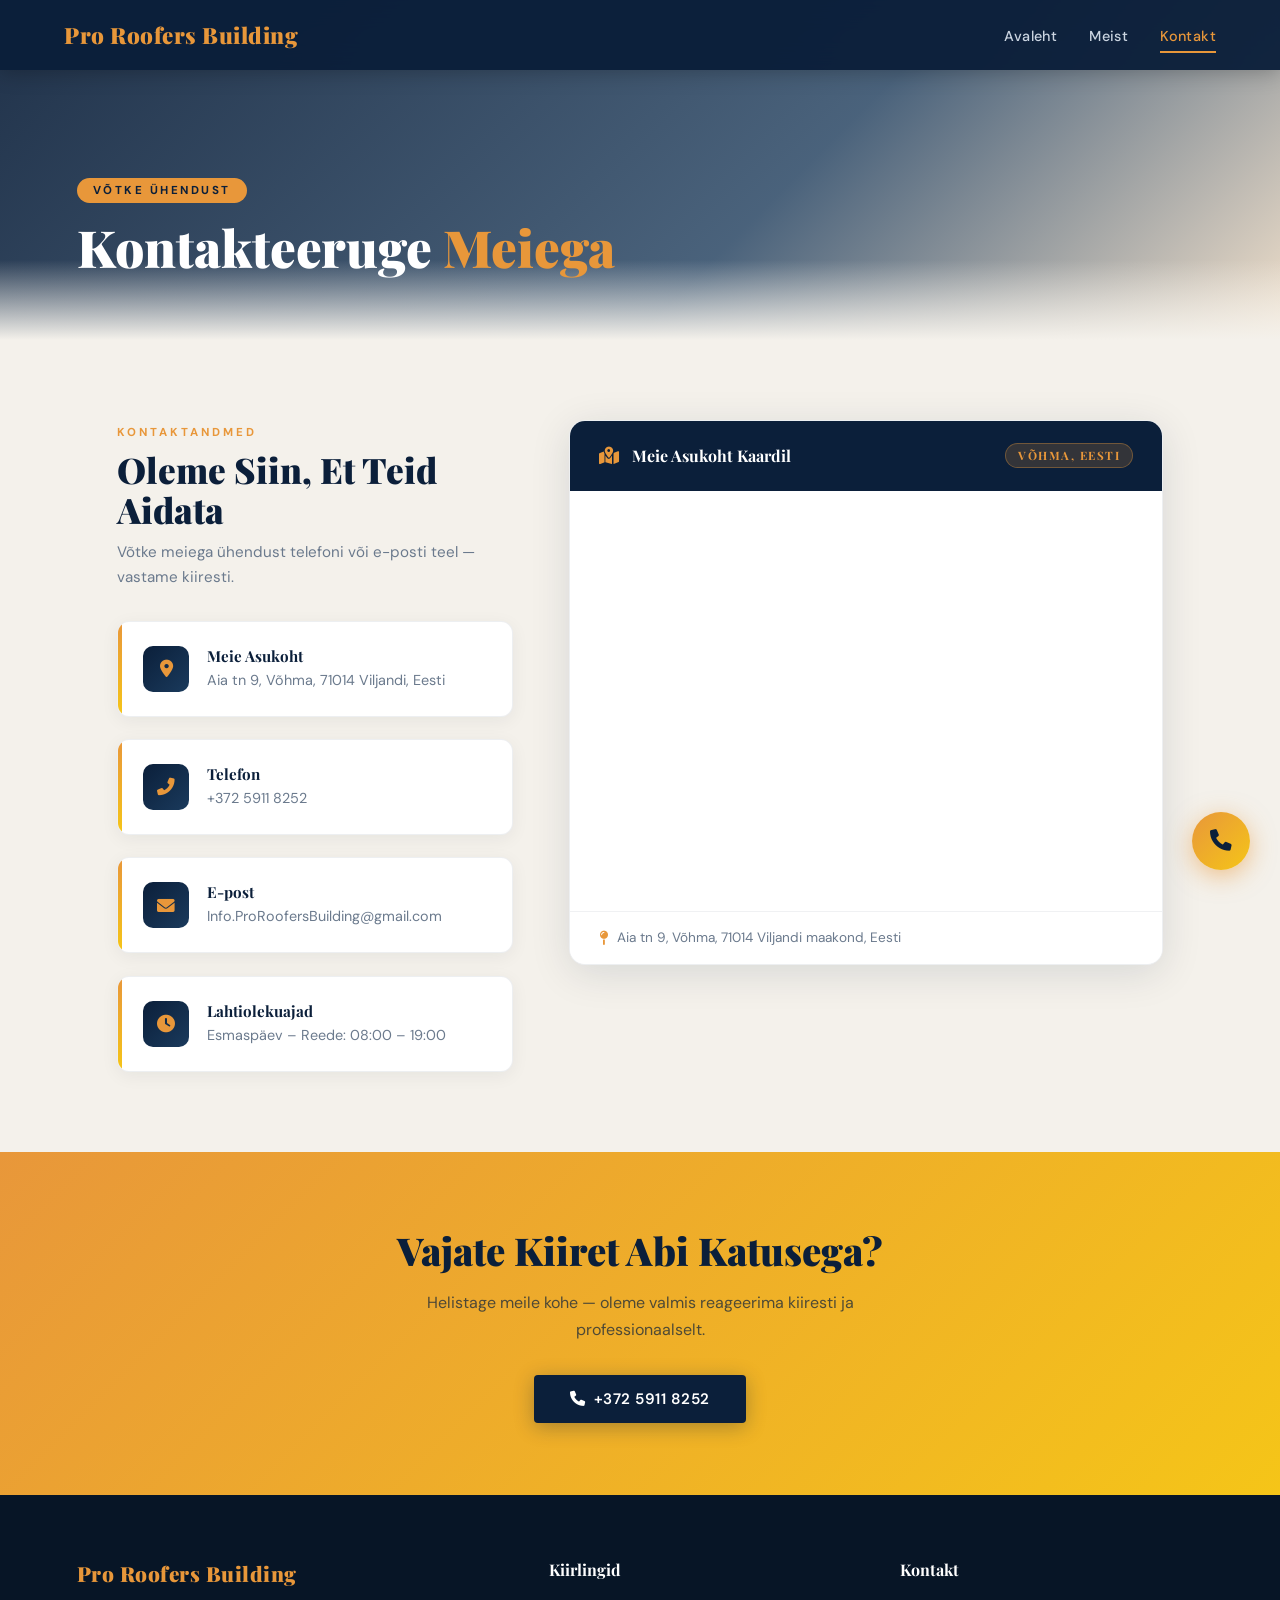
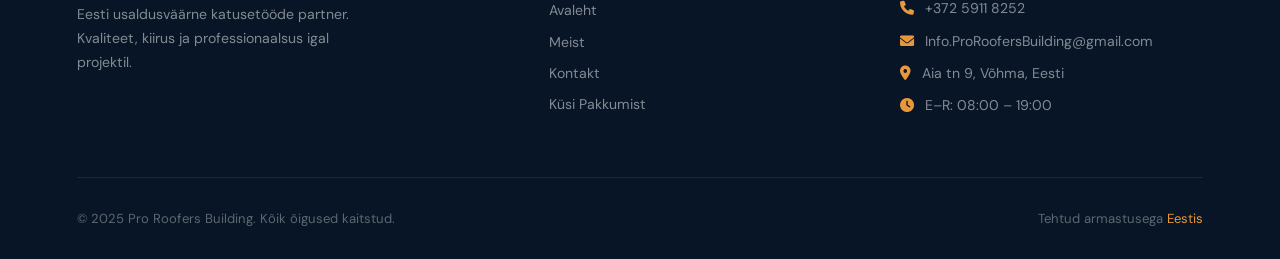
<file: contact.html>
<!DOCTYPE html>
<html lang="et">
<head>
    <meta charset="UTF-8">
    <meta name="viewport" content="width=device-width, initial-scale=1.0">
    <title>Kontakt | Pro Roofers Building</title>
    <link rel="icon" type="image/x-icon" href="Untitled design (1).png">
    <link rel="stylesheet" href="https://cdnjs.cloudflare.com/ajax/libs/font-awesome/6.0.0/css/all.min.css">
    <link href="https://fonts.googleapis.com/css2?family=Playfair+Display:wght@700;900&family=DM+Sans:wght@300;400;500;600&display=swap" rel="stylesheet">
    <style>
        *, *::before, *::after { margin: 0; padding: 0; box-sizing: border-box; }

        :root {
            --navy:    #0B1F3A;
            --steel:   #1A3A5C;
            --amber:   #E8973A;
            --gold:    #F5C518;
            --offwhite:#F4F1EB;
            --light:   #FFFFFF;
            --text:    #2C2C2C;
            --muted:   #6B7A8D;
        }

        html { scroll-behavior: smooth; }

        body {
            font-family: 'DM Sans', sans-serif;
            background: var(--offwhite);
            color: var(--text);
            overflow-x: hidden;
        }

        /* ── NAV ── */
        nav {
            position: fixed; top: 0; width: 100%; z-index: 1000;
            display: flex; align-items: center; justify-content: space-between;
            padding: 0 5%;
            height: 70px;
            background: rgba(11,31,58,0.96);
            backdrop-filter: blur(12px);
            box-shadow: 0 2px 20px rgba(0,0,0,0.25);
            animation: slideDown 0.7s cubic-bezier(.22,1,.36,1) both;
            transition: height 0.3s;
        }

        nav.scrolled { height: 58px; background: rgba(11,31,58,0.99); }

        @keyframes slideDown {
            from { transform: translateY(-100%); opacity: 0; }
            to   { transform: translateY(0);     opacity: 1; }
        }

        .logo {
            font-family: 'Playfair Display', serif;
            font-size: 1.4rem;
            font-weight: 900;
            color: var(--amber);
            letter-spacing: 0.5px;
        }

        nav ul { list-style: none; display: flex; gap: 2rem; }

        nav ul li a {
            color: #CBD5E1;
            text-decoration: none;
            font-size: 0.9rem;
            font-weight: 500;
            letter-spacing: 0.4px;
            padding: 6px 0;
            border-bottom: 2px solid transparent;
            transition: color 0.3s, border-color 0.3s;
        }

        nav ul li a:hover,
        nav ul li a.active {
            color: var(--amber);
            border-bottom-color: var(--amber);
        }

        /* Hamburger Button */
        .menu-toggle {
            display: none;
            background: none;
            border: none;
            color: var(--amber);
            font-size: 1.5rem;
            cursor: pointer;
        }

        /* ── PAGE HERO ── */
        .page-hero {
            min-height: 340px;
            background:
                linear-gradient(135deg, rgba(11,31,58,0.91) 0%, rgba(26,58,92,0.78) 60%, rgba(232,151,58,0.18) 100%),
                url('https://images.unsplash.com/photo-1558618666-fcd25c85cd64?w=1600&q=80') center/cover no-repeat;
            display: flex; align-items: flex-end; justify-content: flex-start;
            padding: 0 6% 4rem;
            position: relative;
            overflow: hidden;
        }

        .page-hero::after {
            content: '';
            position: absolute; bottom: 0; left: 0; right: 0;
            height: 80px;
            background: linear-gradient(to top, var(--offwhite), transparent);
        }

        .page-hero-content {
            position: relative; z-index: 2;
            animation: heroReveal 1s cubic-bezier(.22,1,.36,1) 0.2s both;
        }

        @keyframes heroReveal {
            from { opacity: 0; transform: translateY(40px); }
            to   { opacity: 1; transform: translateY(0); }
        }

        .page-hero-content .eyebrow {
            display: inline-block;
            background: var(--amber);
            color: var(--navy);
            font-size: 0.72rem;
            font-weight: 700;
            letter-spacing: 2.5px;
            text-transform: uppercase;
            padding: 5px 16px;
            border-radius: 20px;
            margin-bottom: 1rem;
        }

        .page-hero-content h1 {
            font-family: 'Playfair Display', serif;
            font-size: clamp(2rem, 4.5vw, 3.2rem);
            font-weight: 900;
            color: var(--light);
            line-height: 1.12;
        }

        .page-hero-content h1 span { color: var(--amber); }

        /* ── CONTACT SECTION ── */
        .contact-section {
            padding: 5rem 6%;
            display: grid;
            grid-template-columns: 1fr 1.5fr;
            gap: 3.5rem;
            align-items: start;
            max-width: 1200px;
            margin: 0 auto;
        }

        /* ── INFO CARDS ── */
        .contact-info {
            display: flex;
            flex-direction: column;
            gap: 1.4rem;
            opacity: 0;
            transform: translateX(-40px);
            transition: opacity 0.7s ease, transform 0.7s ease;
        }

        .contact-info.visible { opacity: 1; transform: translateX(0); }

        .info-heading {
            margin-bottom: 0.5rem;
        }

        .info-heading .section-tag {
            display: inline-block;
            font-size: 0.72rem;
            font-weight: 700;
            letter-spacing: 3px;
            text-transform: uppercase;
            color: var(--amber);
            margin-bottom: 0.6rem;
        }

        .info-heading h2 {
            font-family: 'Playfair Display', serif;
            font-size: clamp(1.6rem, 3vw, 2.2rem);
            font-weight: 900;
            color: var(--navy);
            line-height: 1.15;
        }

        .info-heading p {
            font-size: 0.95rem;
            color: var(--muted);
            margin-top: 0.6rem;
            line-height: 1.65;
        }

        .info-card {
            background: var(--light);
            border-radius: 12px;
            padding: 1.5rem 1.6rem;
            display: flex;
            align-items: flex-start;
            gap: 1.1rem;
            border: 1px solid rgba(11,31,58,0.07);
            box-shadow: 0 4px 18px rgba(11,31,58,0.06);
            transition: transform 0.3s cubic-bezier(.22,1,.36,1), box-shadow 0.3s, border-color 0.3s;
            position: relative;
            overflow: hidden;
        }

        .info-card::before {
            content: '';
            position: absolute; top: 0; left: 0;
            width: 4px; height: 100%;
            background: linear-gradient(180deg, var(--amber), var(--gold));
            border-radius: 4px 0 0 4px;
        }

        .info-card:hover {
            transform: translateY(-4px);
            box-shadow: 0 12px 40px rgba(11,31,58,0.12);
            border-color: rgba(232,151,58,0.25);
        }

        .info-card-icon {
            width: 46px; height: 46px; flex-shrink: 0;
            background: linear-gradient(135deg, var(--navy), var(--steel));
            border-radius: 10px;
            display: flex; align-items: center; justify-content: center;
        }

        .info-card-icon i { color: var(--amber); font-size: 1.1rem; }

        .info-card-body h4 {
            font-family: 'Playfair Display', serif;
            font-size: 0.95rem;
            font-weight: 700;
            color: var(--navy);
            margin-bottom: 3px;
        }

        .info-card-body p,
        .info-card-body a {
            font-size: 0.9rem;
            color: var(--muted);
            text-decoration: none;
            line-height: 1.55;
            transition: color 0.25s;
        }

        .info-card-body a:hover { color: var(--amber); }

        /* ── MAP ── */
        .map-wrapper {
            opacity: 0;
            transform: translateX(40px);
            transition: opacity 0.7s ease 0.2s, transform 0.7s ease 0.2s;
        }

        .map-wrapper.visible { opacity: 1; transform: translateX(0); }

        .map-card {
            background: var(--light);
            border-radius: 16px;
            overflow: hidden;
            box-shadow: 0 8px 40px rgba(11,31,58,0.12);
            border: 1px solid rgba(11,31,58,0.07);
        }

        .map-card-header {
            padding: 1.4rem 1.8rem;
            background: var(--navy);
            display: flex;
            align-items: center;
            gap: 0.8rem;
        }

        .map-card-header i { color: var(--amber); font-size: 1.1rem; }

        .map-card-header span {
            font-family: 'Playfair Display', serif;
            font-size: 1rem;
            font-weight: 700;
            color: var(--light);
        }

        .map-card-header .map-badge {
            margin-left: auto;
            background: rgba(232,151,58,0.18);
            color: var(--amber);
            font-size: 0.72rem;
            font-weight: 700;
            letter-spacing: 1.5px;
            text-transform: uppercase;
            padding: 4px 12px;
            border-radius: 20px;
            border: 1px solid rgba(232,151,58,0.35);
        }

        .map-card iframe {
            display: block;
            width: 100%;
            height: 420px;
            border: 0;
            filter: saturate(0.9) contrast(1.05);
        }

        .map-card-footer {
            padding: 1.1rem 1.8rem;
            background: var(--light);
            display: flex;
            align-items: center;
            gap: 0.6rem;
            border-top: 1px solid rgba(11,31,58,0.06);
        }

        .map-card-footer i { color: var(--amber); font-size: 0.9rem; }

        .map-card-footer span {
            font-size: 0.85rem;
            color: var(--muted);
        }

        /* ── CTA STRIP ── */
        .cta-strip {
            background: linear-gradient(135deg, var(--amber) 0%, var(--gold) 100%);
            text-align: center;
            padding: 4.5rem 6%;
        }

        .cta-strip h2 {
            font-family: 'Playfair Display', serif;
            font-size: clamp(1.7rem, 3.5vw, 2.4rem);
            font-weight: 900;
            color: var(--navy);
            margin-bottom: 0.9rem;
        }

        .cta-strip p {
            font-size: 1rem;
            color: rgba(11,31,58,0.7);
            max-width: 460px;
            margin: 0 auto 2rem;
            line-height: 1.65;
        }

        .btn {
            display: inline-block;
            padding: 14px 36px;
            border-radius: 4px;
            font-family: 'DM Sans', sans-serif;
            font-size: 0.95rem;
            font-weight: 600;
            text-decoration: none;
            letter-spacing: 0.5px;
            transition: transform 0.25s, box-shadow 0.25s, background 0.25s;
        }

        .btn-dark {
            background: var(--navy);
            color: var(--light);
            box-shadow: 0 4px 20px rgba(11,31,58,0.3);
        }

        .btn-dark:hover {
            background: var(--steel);
            transform: translateY(-3px);
            box-shadow: 0 8px 30px rgba(11,31,58,0.4);
        }

        /* ── FOOTER ── */
        footer {
            background: #071526;
            color: rgba(255,255,255,0.7);
            padding: 4rem 6% 2rem;
        }

        .footer-grid {
            display: grid;
            grid-template-columns: 1.4fr repeat(2, 1fr);
            gap: 3rem;
            padding-bottom: 3rem;
            border-bottom: 1px solid rgba(255,255,255,0.08);
            margin-bottom: 2rem;
        }

        .footer-brand .logo {
            font-size: 1.3rem;
            margin-bottom: 1rem;
            display: block;
        }

        .footer-brand p {
            font-size: 0.88rem;
            line-height: 1.7;
            color: rgba(255,255,255,0.5);
            max-width: 280px;
        }

        .footer-col h5 {
            font-family: 'Playfair Display', serif;
            font-size: 1rem;
            font-weight: 700;
            color: var(--light);
            margin-bottom: 1.2rem;
        }

        .footer-col ul { list-style: none; }
        .footer-col ul li { margin-bottom: 0.65rem; }

        .footer-col ul li a {
            color: rgba(255,255,255,0.5);
            text-decoration: none;
            font-size: 0.88rem;
            transition: color 0.25s;
        }

        .footer-col ul li a:hover { color: var(--amber); }

        .footer-contact-item {
            display: flex; align-items: flex-start; gap: 0.7rem;
            margin-bottom: 0.9rem;
            font-size: 0.88rem;
            color: rgba(255,255,255,0.5);
        }

        .footer-contact-item i {
            color: var(--amber);
            margin-top: 2px;
            flex-shrink: 0;
        }

        .footer-bottom {
            display: flex; justify-content: space-between; align-items: center;
            flex-wrap: wrap; gap: 0.8rem;
            font-size: 0.82rem;
            color: rgba(255,255,255,0.35);
        }

        .footer-bottom a { color: var(--amber); text-decoration: none; }

        /* ── FLOATING CALL ── */
        .floating-call {
            position: fixed;
            bottom: 30px; right: 30px;
            width: 58px; height: 58px;
            background: linear-gradient(135deg, var(--amber), var(--gold));
            border-radius: 50%;
            display: flex; align-items: center; justify-content: center;
            color: var(--navy);
            font-size: 1.35rem;
            text-decoration: none;
            box-shadow: 0 6px 24px rgba(232,151,58,0.55);
            z-index: 999;
            animation: pulse 2.2s ease-in-out infinite;
            transition: transform 0.25s;
        }

        .floating-call:hover { transform: scale(1.12); }

        @keyframes pulse {
            0%, 100% { box-shadow: 0 6px 24px rgba(232,151,58,0.55); }
            50%       { box-shadow: 0 6px 40px rgba(232,151,58,0.85), 0 0 0 14px rgba(232,151,58,0.12); }
        }

        /* ───────── MOBILE OPTIMIZATIONS ───────── */
        @media (max-width: 992px) {
            .contact-section { grid-template-columns: 1fr; gap: 3rem; }
            .footer-grid { grid-template-columns: 1fr; gap: 2rem; }
        }

        @media (max-width: 768px) {
            .menu-toggle { display: block; }
            
            nav ul {
                display: none;
                flex-direction: column;
                position: absolute;
                top: 100%;
                left: 0;
                width: 100%;
                background: var(--navy);
                padding: 1rem 5%;
                gap: 1rem;
                box-shadow: 0 10px 20px rgba(0,0,0,0.2);
            }

            nav ul.active { display: flex; }

            nav { height: 60px; padding: 0 4%; }
            .logo { font-size: 1.1rem; }
            
            .page-hero { min-height: 280px; padding: 0 5% 3rem; }
            .page-hero-content h1 { font-size: 2rem; }
            
            .contact-section { padding: 3rem 5%; }
            .map-card iframe { height: 320px; }
            
            .cta-strip { padding: 3.5rem 5%; }
            .footer-bottom { justify-content: center; text-align: center; }
            
            .floating-call { bottom: 20px; right: 20px; width: 50px; height: 50px; font-size: 1.2rem; }
        }

        @media (max-width: 480px) {
            .info-card { padding: 1.2rem; gap: 0.8rem; }
            .info-card-icon { width: 40px; height: 40px; }
            .info-card-body h4 { font-size: 0.9rem; }
            .map-card-header .map-badge { display: none; }
        }
    </style>
</head>
<body>

    <!-- Navigation -->
    <nav id="mainNav">
        <div class="logo">Pro Roofers Building</div>
        <button class="menu-toggle" id="menuToggle"><i class="fas fa-bars"></i></button>
        <ul id="navLinks">
            <li><a href="index.html">Avaleht</a></li>
            <li><a href="about.html">Meist</a></li>
            <li><a href="contact.html" class="active">Kontakt</a></li>
        </ul>
    </nav>

    <!-- Page Hero -->
    <div class="page-hero" style="padding-top:70px;">
        <div class="page-hero-content">
            <span class="eyebrow">Võtke Ühendust</span>
            <h1>Kontakteeruge <span>Meiega</span></h1>
        </div>
    </div>

    <!-- Contact Section -->
    <div class="contact-section">

        <!-- Info Cards -->
        <div class="contact-info" id="contactInfo">
            <div class="info-heading">
                <span class="section-tag">Kontaktandmed</span>
                <h2>Oleme Siin, Et Teid Aidata</h2>
                <p>Võtke meiega ühendust telefoni või e-posti teel — vastame kiiresti.</p>
            </div>

            <div class="info-card">
                <div class="info-card-icon"><i class="fas fa-map-marker-alt"></i></div>
                <div class="info-card-body">
                    <h4>Meie Asukoht</h4>
                    <p>Aia tn 9, Võhma, 71014 Viljandi, Eesti</p>
                </div>
            </div>

            <div class="info-card">
                <div class="info-card-icon"><i class="fas fa-phone-alt"></i></div>
                <div class="info-card-body">
                    <h4>Telefon</h4>
                    <a href="tel:+37259118252">+372 5911 8252</a>
                </div>
            </div>

            <div class="info-card">
                <div class="info-card-icon"><i class="fas fa-envelope"></i></div>
                <div class="info-card-body">
                    <h4>E-post</h4>
                    <a href="mailto:Info.ProRoofersBuilding@gmail.com">Info.ProRoofersBuilding@gmail.com</a>
                </div>
            </div>

            <div class="info-card">
                <div class="info-card-icon"><i class="fas fa-clock"></i></div>
                <div class="info-card-body">
                    <h4>Lahtiolekuajad</h4>
                    <p>Esmaspäev – Reede: 08:00 – 19:00</p>
                </div>
            </div>
        </div>

        <!-- Map -->
        <div class="map-wrapper" id="mapWrapper">
            <div class="map-card">
                <div class="map-card-header">
                    <i class="fas fa-map-marked-alt"></i>
                    <span>Meie Asukoht Kaardil</span>
                    <span class="map-badge">Võhma, Eesti</span>
                </div>
                <iframe
                    src="https://www.google.com/maps/embed?pb=!1m18!1m12!1m3!1d2117.846566088265!2d25.553488!3d58.628424!2m3!1f0!2f0!3f0!3m2!1i1024!2i768!4f13.1!3m3!1m2!1s0x469493977c000001%3A0x6b24f54d6880000!2sAia%209%2C%20V%C3%B5hma%2C%2071014%20Viljandi%20maakond%2C%20Estonia!5e0!3m2!1set!2see!4v1715420000000!5m2!1set!2see"
                    allowfullscreen=""
                    loading="lazy"
                    referrerpolicy="no-referrer-when-downgrade">
                </iframe>
                <div class="map-card-footer">
                    <i class="fas fa-map-pin"></i>
                    <span>Aia tn 9, Võhma, 71014 Viljandi maakond, Eesti</span>
                </div>
            </div>
        </div>

    </div>

    <!-- CTA Strip -->
    <div class="cta-strip">
        <h2>Vajate Kiiret Abi Katusega?</h2>
        <p>Helistage meile kohe — oleme valmis reageerima kiiresti ja professionaalselt.</p>
        <a href="tel:+37259118252" class="btn btn-dark">
            <i class="fas fa-phone" style="margin-right:8px;"></i>+372 5911 8252
        </a>
    </div>

    <!-- Footer -->
    <footer>
        <div class="footer-grid">
            <div class="footer-brand">
                <span class="logo">Pro Roofers Building</span>
                <p>Eesti usaldusväärne katusetööde partner. Kvaliteet, kiirus ja professionaalsus igal projektil.</p>
            </div>
            <div class="footer-col">
                <h5>Kiirlingid</h5>
                <ul>
                    <li><a href="index.html">Avaleht</a></li>
                    <li><a href="about.html">Meist</a></li>
                    <li><a href="contact.html">Kontakt</a></li>
                    <li><a href="contact.html">Küsi Pakkumist</a></li>
                </ul>
            </div>
            <div class="footer-col">
                <h5>Kontakt</h5>
                <div class="footer-contact-item">
                    <i class="fas fa-phone"></i>
                    <span>+372 5911 8252</span>
                </div>
                <div class="footer-contact-item">
                    <i class="fas fa-envelope"></i>
                    <span>Info.ProRoofersBuilding@gmail.com</span>
                </div>
                <div class="footer-contact-item">
                    <i class="fas fa-map-marker-alt"></i>
                    <span>Aia tn 9, Võhma, Eesti</span>
                </div>
                <div class="footer-contact-item">
                    <i class="fas fa-clock"></i>
                    <span>E–R: 08:00 – 19:00</span>
                </div>
            </div>
        </div>
        <div class="footer-bottom">
            <span>© 2025 Pro Roofers Building. Kõik õigused kaitstud.</span>
            <span>Tehtud armastusega <a href="#">Eestis</a></span>
        </div>
    </footer>

    <!-- Floating Call Button -->
    <a href="tel:+37259118252" class="floating-call">
        <i class="fas fa-phone"></i>
    </a>

    <script>
        // Menu Toggle Logic
        const menuToggle = document.getElementById('menuToggle');
        const navLinks = document.getElementById('navLinks');
        
        menuToggle.addEventListener('click', () => {
            navLinks.classList.toggle('active');
            const icon = menuToggle.querySelector('i');
            icon.classList.toggle('fa-bars');
            icon.classList.toggle('fa-times');
        });

        // Nav shrink on scroll
        const nav = document.getElementById('mainNav');
        window.addEventListener('scroll', () => {
            nav.classList.toggle('scrolled', window.scrollY > 60);
        });

        // Scroll animations
        const observer = new IntersectionObserver((entries) => {
            entries.forEach(entry => {
                if (entry.isIntersecting) {
                    entry.target.classList.add('visible');
                    observer.unobserve(entry.target);
                }
            });
        }, { threshold: 0.12 });

        const contactInfo = document.getElementById('contactInfo');
        const mapWrapper = document.getElementById('mapWrapper');
        
        if(contactInfo) observer.observe(contactInfo);
        if(mapWrapper) observer.observe(mapWrapper);
    </script>
</body>
</html>
</file>
